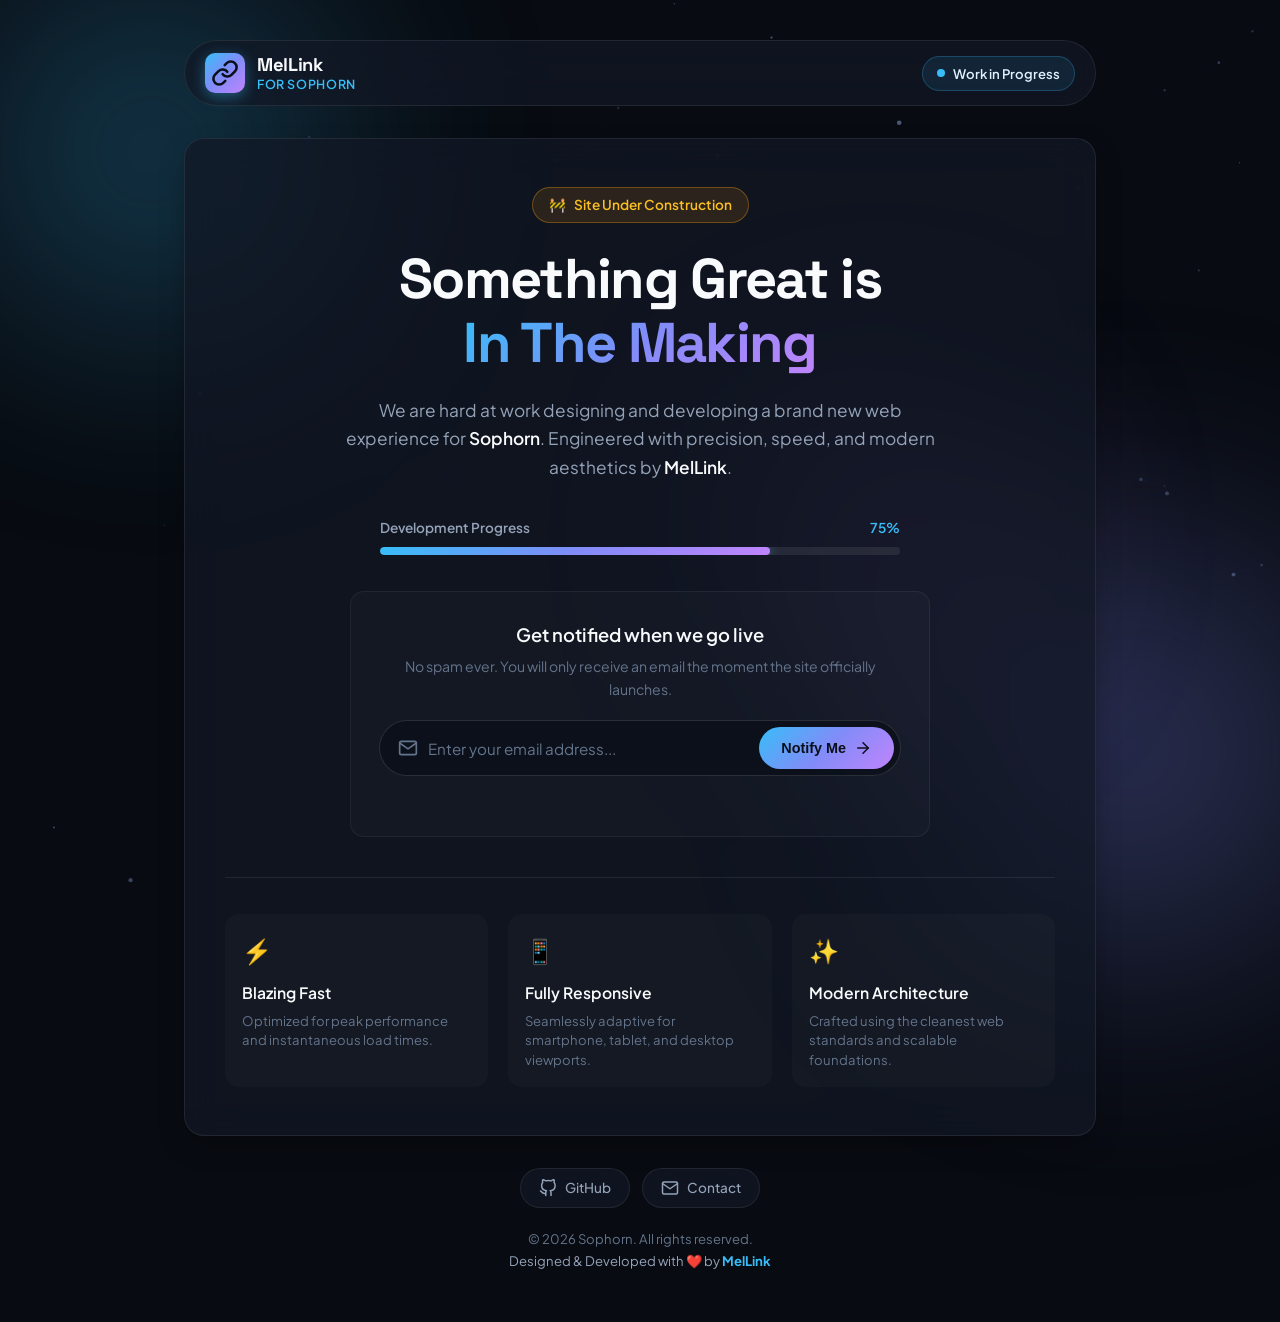
<file: index.html>
<!DOCTYPE html>
<html lang="en">
<head>
  <meta charset="UTF-8" />
  <meta name="viewport" content="width=device-width, initial-scale=1.0" />
  
  <!-- Primary Meta Tags -->
  <title>Under Construction | Sophorn - Powered by MelLink</title>
  <meta name="title" content="Under Construction | Sophorn - Powered by MelLink" />
  <meta name="description" content="We're currently building something amazing. Stay tuned for the upcoming launch crafted by MelLink." />
  <meta name="author" content="MelLink" />

  <!-- Open Graph / Facebook -->
  <meta property="og:type" content="website" />
  <meta property="og:title" content="Under Construction | Sophorn - Powered by MelLink" />
  <meta property="og:description" content="We're building something exceptional. Stay tuned for updates!" />
  
  <!-- Google Fonts -->
  <link rel="preconnect" href="https://fonts.googleapis.com" />
  <link rel="preconnect" href="https://fonts.gstatic.com" crossorigin />
  <link href="https://fonts.googleapis.com/css2?family=Plus+Jakarta+Sans:wght@300;400;500;600;700;800&family=Space+Grotesk:wght@500;700&display=swap" rel="stylesheet" />

  <!-- Stylesheet -->
  <link rel="stylesheet" href="css/style.css" />
  
  <!-- Favicon (SVG data URI) -->
  <link rel="icon" type="image/svg+xml" href="data:image/svg+xml,<svg xmlns='http://www.w3.org/2000/svg' viewBox='0 0 100 100'><text y='.9em' font-size='90'>🚀</text></svg>" />
</head>
<body>
  <!-- Ambient Background Canvas & Glows -->
  <div class="glow-orb orb-1"></div>
  <div class="glow-orb orb-2"></div>
  <div class="glow-orb orb-3"></div>
  <canvas id="particle-canvas"></canvas>

  <div class="page-wrapper">
    <!-- Header / Branding -->
    <header class="header">
      <div class="brand">
        <div class="brand-logo">
          <svg width="28" height="28" viewBox="0 0 24 24" fill="none" stroke="currentColor" stroke-width="2.2" stroke-linecap="round" stroke-linejoin="round">
            <path d="M10 13a5 5 0 0 0 7.54.54l3-3a5 5 0 0 0-7.07-7.07l-1.72 1.71"></path>
            <path d="M14 11a5 5 0 0 0-7.54-.54l-3 3a5 5 0 0 0 7.07 7.07l1.71-1.71"></path>
          </svg>
        </div>
        <div class="brand-text">
          <span class="brand-name">MelLink</span>
          <span class="brand-client">for Sophorn</span>
        </div>
      </div>

      <div class="status-indicator">
        <span class="pulse-dot"></span>
        <span class="status-label">Work in Progress</span>
      </div>
    </header>

    <!-- Main Content -->
    <main class="main-card">
      <div class="badge-pill">
        <span class="icon">🚧</span>
        <span>Site Under Construction</span>
      </div>

      <h1 class="hero-title">
        Something Great is <br />
        <span class="gradient-text">In The Making</span>
      </h1>

      <p class="hero-description">
        We are hard at work designing and developing a brand new web experience for <strong>Sophorn</strong>. 
        Engineered with precision, speed, and modern aesthetics by <strong>MelLink</strong>.
      </p>

      <!-- Launch Progress Bar -->
      <div class="progress-section">
        <div class="progress-info">
          <span class="progress-label">Development Progress</span>
          <span class="progress-percentage" id="progress-val">75%</span>
        </div>
        <div class="progress-track">
          <div class="progress-bar" style="width: 75%;"></div>
        </div>
      </div>


      <!-- Subscription / Notification Box -->
      <div class="notify-card">
        <h3>Get notified when we go live</h3>
        <p>No spam ever. You will only receive an email the moment the site officially launches.</p>
        
        <form class="notify-form" id="notify-form">
          <div class="input-group">
            <svg class="input-icon" width="20" height="20" viewBox="0 0 24 24" fill="none" stroke="currentColor" stroke-width="2" stroke-linecap="round" stroke-linejoin="round">
              <path d="M4 4h16c1.1 0 2 .9 2 2v12c0 1.1-.9 2-2 2H4c-1.1 0-2-.9-2-2V6c0-1.1.9-2 2-2z"></path>
              <polyline points="22,6 12,13 2,6"></polyline>
            </svg>
            <input type="email" id="email-input" placeholder="Enter your email address..." required />
            <button type="submit" class="submit-btn">
              <span>Notify Me</span>
              <svg width="18" height="18" viewBox="0 0 24 24" fill="none" stroke="currentColor" stroke-width="2" stroke-linecap="round" stroke-linejoin="round">
                <line x1="5" y1="12" x2="19" y2="12"></line>
                <polyline points="12 5 19 12 12 19"></polyline>
              </svg>
            </button>
          </div>
          <div class="form-feedback" id="form-feedback"></div>
        </form>
      </div>

      <!-- Feature Teasers -->
      <div class="features-grid">
        <div class="feature-item">
          <div class="feature-icon">⚡</div>
          <h4>Blazing Fast</h4>
          <p>Optimized for peak performance and instantaneous load times.</p>
        </div>
        <div class="feature-item">
          <div class="feature-icon">📱</div>
          <h4>Fully Responsive</h4>
          <p>Seamlessly adaptive for smartphone, tablet, and desktop viewports.</p>
        </div>
        <div class="feature-item">
          <div class="feature-icon">✨</div>
          <h4>Modern Architecture</h4>
          <p>Crafted using the cleanest web standards and scalable foundations.</p>
        </div>
      </div>
    </main>

    <!-- Footer -->
    <footer class="footer">
      <div class="social-links">
        <a href="https://github.com" target="_blank" rel="noopener noreferrer" aria-label="GitHub" class="social-pill">
          <svg width="18" height="18" viewBox="0 0 24 24" fill="none" stroke="currentColor" stroke-width="2" stroke-linecap="round" stroke-linejoin="round">
            <path d="M9 19c-5 1.5-5-2.5-7-3m14 6v-3.87a3.37 3.37 0 0 0-.94-2.61c3.14-.35 6.44-1.54 6.44-7A5.44 5.44 0 0 0 20 4.77 5.07 5.07 0 0 0 19.91 1S18.73.65 16 2.48a13.38 13.38 0 0 0-7 0C6.27.65 5.09 1 5.09 1A5.07 5.07 0 0 0 5 4.77a5.44 5.44 0 0 0-1.5 3.78c0 5.42 3.3 6.61 6.44 7A3.37 3.37 0 0 0 9 18.13V22"></path>
          </svg>
          <span>GitHub</span>
        </a>
        <a href="mailto:contact@mellink.dev" aria-label="Email" class="social-pill">
          <svg width="18" height="18" viewBox="0 0 24 24" fill="none" stroke="currentColor" stroke-width="2" stroke-linecap="round" stroke-linejoin="round">
            <path d="M4 4h16c1.1 0 2 .9 2 2v12c0 1.1-.9 2-2 2H4c-1.1 0-2-.9-2-2V6c0-1.1.9-2 2-2z"></path>
            <polyline points="22,6 12,13 2,6"></polyline>
          </svg>
          <span>Contact</span>
        </a>
      </div>

      <div class="copyright">
        <p>&copy; <span id="current-year">2026</span> Sophorn. All rights reserved.</p>
        <p class="mellink-credit">
          Designed &amp; Developed with <span class="heart-pulse">❤️</span> by 
          <a href="#" class="credit-link">MelLink</a>
        </p>
      </div>
    </footer>
  </div>

  <script src="js/script.js"></script>
</body>
</html>
</file>
<file: css/style.css>
/* ==========================================================================
   Sophorn - Under Construction Template
   Author: MelLink
   ========================================================================== */

:root {
  --font-main: 'Plus Jakarta Sans', -apple-system, BlinkMacSystemFont, 'Segoe UI', Roboto, sans-serif;
  --font-display: 'Space Grotesk', -apple-system, BlinkMacSystemFont, sans-serif;

  /* Colors */
  --bg-dark: #080b11;
  --bg-card: rgba(18, 24, 38, 0.72);
  --bg-card-border: rgba(255, 255, 255, 0.08);
  --bg-card-hover: rgba(26, 35, 55, 0.85);

  --text-primary: #f8fafc;
  --text-secondary: #94a3b8;
  --text-muted: #64748b;

  --accent-cyan: #38bdf8;
  --accent-blue: #3b82f6;
  --accent-purple: #a855f7;
  --accent-pink: #ec4899;

  --gradient-brand: linear-gradient(135deg, #38bdf8 0%, #818cf8 50%, #c084fc 100%);
  --gradient-glow: linear-gradient(135deg, rgba(56, 189, 248, 0.15), rgba(168, 85, 247, 0.15));

  --radius-sm: 8px;
  --radius-md: 14px;
  --radius-lg: 20px;
  --radius-full: 9999px;

  --shadow-subtle: 0 10px 30px -10px rgba(0, 0, 0, 0.5);
  --shadow-glow: 0 0 40px rgba(56, 189, 248, 0.2);
}

/* Base Reset */
*, *::before, *::after {
  box-sizing: border-box;
  margin: 0;
  padding: 0;
}

html {
  font-size: 16px;
  scroll-behavior: smooth;
}

body {
  font-family: var(--font-main);
  background-color: var(--bg-dark);
  color: var(--text-primary);
  line-height: 1.6;
  min-height: 100vh;
  position: relative;
  overflow-x: hidden;
  display: flex;
  flex-direction: column;
  align-items: center;
  justify-content: center;
}

/* Background Ambient Orbs */
.glow-orb {
  position: fixed;
  border-radius: 50%;
  filter: blur(120px);
  pointer-events: none;
  z-index: 0;
  opacity: 0.45;
  animation: floatOrb 18s ease-in-out infinite alternate;
}

.orb-1 {
  width: 500px;
  height: 500px;
  background: radial-gradient(circle, #38bdf8, transparent 70%);
  top: -100px;
  left: -100px;
}

.orb-2 {
  width: 600px;
  height: 600px;
  background: radial-gradient(circle, #818cf8, transparent 70%);
  bottom: -150px;
  right: -150px;
  animation-duration: 22s;
  animation-delay: -5s;
}

.orb-3 {
  width: 350px;
  height: 350px;
  background: radial-gradient(circle, #c084fc, transparent 70%);
  top: 40%;
  left: 55%;
  animation-duration: 16s;
  animation-delay: -10s;
}

@keyframes floatOrb {
  0% { transform: translate(0, 0) scale(1); }
  50% { transform: translate(40px, 30px) scale(1.08); }
  100% { transform: translate(-30px, -40px) scale(0.95); }
}

/* Canvas for Particles */
#particle-canvas {
  position: fixed;
  top: 0;
  left: 0;
  width: 100%;
  height: 100%;
  pointer-events: none;
  z-index: 1;
  opacity: 0.6;
}

/* Layout Wrapper */
.page-wrapper {
  position: relative;
  z-index: 2;
  width: 100%;
  max-width: 960px;
  margin: 0 auto;
  padding: 40px 24px 30px;
  display: flex;
  flex-direction: column;
  gap: 32px;
}

/* Header */
.header {
  display: flex;
  align-items: center;
  justify-content: space-between;
  flex-wrap: wrap;
  gap: 16px;
  padding: 12px 20px;
  background: var(--bg-card);
  backdrop-filter: blur(16px);
  -webkit-backdrop-filter: blur(16px);
  border: 1px solid var(--bg-card-border);
  border-radius: var(--radius-full);
}

.brand {
  display: flex;
  align-items: center;
  gap: 12px;
}

.brand-logo {
  width: 40px;
  height: 40px;
  border-radius: 10px;
  background: var(--gradient-brand);
  display: flex;
  align-items: center;
  justify-content: center;
  color: #0b0f19;
  box-shadow: 0 4px 14px rgba(56, 189, 248, 0.4);
}

.brand-text {
  display: flex;
  flex-direction: column;
  line-height: 1.2;
}

.brand-name {
  font-family: var(--font-display);
  font-size: 1.15rem;
  font-weight: 700;
  color: var(--text-primary);
  letter-spacing: -0.02em;
}

.brand-client {
  font-size: 0.78rem;
  color: var(--accent-cyan);
  font-weight: 600;
  letter-spacing: 0.05em;
  text-transform: uppercase;
}

.status-indicator {
  display: inline-flex;
  align-items: center;
  gap: 8px;
  padding: 6px 14px;
  background: rgba(56, 189, 248, 0.1);
  border: 1px solid rgba(56, 189, 248, 0.25);
  border-radius: var(--radius-full);
  font-size: 0.82rem;
  font-weight: 600;
  color: #e0f2fe;
}

.pulse-dot {
  width: 8px;
  height: 8px;
  background-color: #38bdf8;
  border-radius: 50%;
  box-shadow: 0 0 0 0 rgba(56, 189, 248, 0.7);
  animation: pulseAnimation 2s infinite;
}

@keyframes pulseAnimation {
  0% {
    box-shadow: 0 0 0 0 rgba(56, 189, 248, 0.7);
  }
  70% {
    box-shadow: 0 0 0 8px rgba(56, 189, 248, 0);
  }
  100% {
    box-shadow: 0 0 0 0 rgba(56, 189, 248, 0);
  }
}

/* Main Card */
.main-card {
  background: var(--bg-card);
  backdrop-filter: blur(20px);
  -webkit-backdrop-filter: blur(20px);
  border: 1px solid var(--bg-card-border);
  border-radius: var(--radius-lg);
  padding: 48px 40px;
  box-shadow: var(--shadow-subtle);
  text-align: center;
  display: flex;
  flex-direction: column;
  align-items: center;
}

.badge-pill {
  display: inline-flex;
  align-items: center;
  gap: 8px;
  padding: 6px 16px;
  background: rgba(245, 158, 11, 0.12);
  border: 1px solid rgba(245, 158, 11, 0.35);
  border-radius: var(--radius-full);
  font-size: 0.85rem;
  font-weight: 600;
  color: #fbbf24;
  margin-bottom: 24px;
}

.hero-title {
  font-family: var(--font-display);
  font-size: clamp(2.2rem, 5vw, 3.5rem);
  font-weight: 700;
  line-height: 1.15;
  letter-spacing: -0.03em;
  margin-bottom: 20px;
}

.gradient-text {
  background: var(--gradient-brand);
  -webkit-background-clip: text;
  -webkit-text-fill-color: transparent;
  display: inline-block;
}

.hero-description {
  max-width: 600px;
  font-size: 1.08rem;
  color: var(--text-secondary);
  margin-bottom: 36px;
  line-height: 1.65;
}

.hero-description strong {
  color: var(--text-primary);
  font-weight: 600;
}

/* Progress Bar */
.progress-section {
  width: 100%;
  max-width: 520px;
  margin-bottom: 36px;
}

.progress-info {
  display: flex;
  justify-content: space-between;
  font-size: 0.85rem;
  margin-bottom: 8px;
  font-weight: 600;
}

.progress-label {
  color: var(--text-secondary);
}

.progress-percentage {
  color: var(--accent-cyan);
}

.progress-track {
  width: 100%;
  height: 8px;
  background: rgba(255, 255, 255, 0.08);
  border-radius: var(--radius-full);
  overflow: hidden;
}

.progress-bar {
  height: 100%;
  background: var(--gradient-brand);
  border-radius: var(--radius-full);
  box-shadow: 0 0 12px rgba(56, 189, 248, 0.6);
  transition: width 1.2s cubic-bezier(0.2, 0.8, 0.2, 1);
}

/* Countdown Grid */
.countdown-wrapper {
  display: grid;
  grid-template-columns: repeat(4, 1fr);
  gap: 14px;
  width: 100%;
  max-width: 520px;
  margin-bottom: 40px;
}

.countdown-box {
  background: rgba(255, 255, 255, 0.03);
  border: 1px solid rgba(255, 255, 255, 0.08);
  border-radius: var(--radius-md);
  padding: 16px 8px;
  display: flex;
  flex-direction: column;
  align-items: center;
  transition: all 0.3s ease;
}

.countdown-box:hover {
  background: rgba(255, 255, 255, 0.06);
  border-color: rgba(56, 189, 248, 0.3);
  transform: translateY(-2px);
}

.time-number {
  font-family: var(--font-display);
  font-size: 2.2rem;
  font-weight: 700;
  color: var(--text-primary);
  line-height: 1;
  margin-bottom: 6px;
}

.time-label {
  font-size: 0.72rem;
  text-transform: uppercase;
  letter-spacing: 0.08em;
  color: var(--text-muted);
  font-weight: 600;
}

/* Notify Box */
.notify-card {
  width: 100%;
  max-width: 580px;
  background: rgba(255, 255, 255, 0.02);
  border: 1px solid rgba(255, 255, 255, 0.06);
  border-radius: var(--radius-md);
  padding: 28px;
  margin-bottom: 40px;
}

.notify-card h3 {
  font-size: 1.15rem;
  font-weight: 600;
  margin-bottom: 6px;
  color: var(--text-primary);
}

.notify-card p {
  font-size: 0.88rem;
  color: var(--text-muted);
  margin-bottom: 20px;
}

.notify-form {
  width: 100%;
}

.input-group {
  display: flex;
  align-items: center;
  background: rgba(11, 15, 25, 0.8);
  border: 1px solid rgba(255, 255, 255, 0.12);
  border-radius: var(--radius-full);
  padding: 6px 6px 6px 18px;
  position: relative;
  transition: border-color 0.3s ease, box-shadow 0.3s ease;
}

.input-group:focus-within {
  border-color: var(--accent-cyan);
  box-shadow: 0 0 0 3px rgba(56, 189, 248, 0.2);
}

.input-icon {
  color: var(--text-muted);
  margin-right: 10px;
  flex-shrink: 0;
}

.input-group input {
  flex: 1;
  background: transparent;
  border: none;
  outline: none;
  color: var(--text-primary);
  font-size: 0.95rem;
  font-family: inherit;
  min-width: 0;
}

.input-group input::placeholder {
  color: var(--text-muted);
}

.submit-btn {
  display: inline-flex;
  align-items: center;
  gap: 8px;
  background: var(--gradient-brand);
  color: #0b0f19;
  border: none;
  outline: none;
  padding: 12px 22px;
  border-radius: var(--radius-full);
  font-weight: 700;
  font-size: 0.9rem;
  cursor: pointer;
  transition: transform 0.2s ease, opacity 0.2s ease, box-shadow 0.2s ease;
  flex-shrink: 0;
}

.submit-btn:hover {
  transform: translateY(-1px);
  opacity: 0.95;
  box-shadow: 0 4px 16px rgba(56, 189, 248, 0.4);
}

.submit-btn:active {
  transform: translateY(0);
}

.form-feedback {
  margin-top: 12px;
  font-size: 0.88rem;
  min-height: 20px;
  transition: all 0.3s ease;
}

.form-feedback.success {
  color: #34d399;
}

.form-feedback.error {
  color: #f87171;
}

/* Feature Teasers */
.features-grid {
  display: grid;
  grid-template-columns: repeat(3, 1fr);
  gap: 20px;
  width: 100%;
  border-top: 1px solid rgba(255, 255, 255, 0.08);
  padding-top: 36px;
}

.feature-item {
  text-align: left;
  padding: 16px;
  border-radius: var(--radius-md);
  background: rgba(255, 255, 255, 0.02);
  border: 1px solid transparent;
  transition: all 0.3s ease;
}

.feature-item:hover {
  background: rgba(255, 255, 255, 0.04);
  border-color: rgba(255, 255, 255, 0.08);
  transform: translateY(-2px);
}

.feature-icon {
  font-size: 1.5rem;
  margin-bottom: 10px;
}

.feature-item h4 {
  font-size: 0.98rem;
  font-weight: 600;
  margin-bottom: 6px;
  color: var(--text-primary);
}

.feature-item p {
  font-size: 0.82rem;
  color: var(--text-muted);
  line-height: 1.5;
}

/* Footer */
.footer {
  display: flex;
  flex-direction: column;
  align-items: center;
  gap: 20px;
  text-align: center;
  padding-bottom: 20px;
}

.social-links {
  display: flex;
  gap: 12px;
}

.social-pill {
  display: inline-flex;
  align-items: center;
  gap: 8px;
  padding: 8px 18px;
  background: var(--bg-card);
  backdrop-filter: blur(12px);
  border: 1px solid var(--bg-card-border);
  border-radius: var(--radius-full);
  color: var(--text-secondary);
  text-decoration: none;
  font-size: 0.85rem;
  font-weight: 500;
  transition: all 0.3s ease;
}

.social-pill:hover {
  color: var(--text-primary);
  border-color: rgba(56, 189, 248, 0.4);
  background: rgba(255, 255, 255, 0.06);
  transform: translateY(-2px);
}

.copyright {
  font-size: 0.82rem;
  color: var(--text-muted);
  line-height: 1.7;
}

.mellink-credit {
  color: var(--text-secondary);
}

.heart-pulse {
  display: inline-block;
  animation: heartBeat 1.4s ease-in-out infinite;
}

@keyframes heartBeat {
  0%, 100% { transform: scale(1); }
  50% { transform: scale(1.2); }
}

.credit-link {
  color: var(--accent-cyan);
  text-decoration: none;
  font-weight: 700;
  transition: color 0.2s ease;
}

.credit-link:hover {
  color: var(--accent-purple);
  text-decoration: underline;
}

/* Responsive Queries */
@media (max-width: 768px) {
  .page-wrapper {
    padding: 24px 16px;
    gap: 24px;
  }

  .main-card {
    padding: 32px 20px;
  }

  .countdown-wrapper {
    gap: 10px;
  }

  .time-number {
    font-size: 1.75rem;
  }

  .features-grid {
    grid-template-columns: 1fr;
    gap: 12px;
  }

  .input-group {
    flex-direction: column;
    padding: 12px;
    border-radius: var(--radius-md);
    gap: 10px;
  }

  .input-icon {
    display: none;
  }

  .input-group input {
    width: 100%;
    text-align: center;
  }

  .submit-btn {
    width: 100%;
    justify-content: center;
  }
}
</file>
